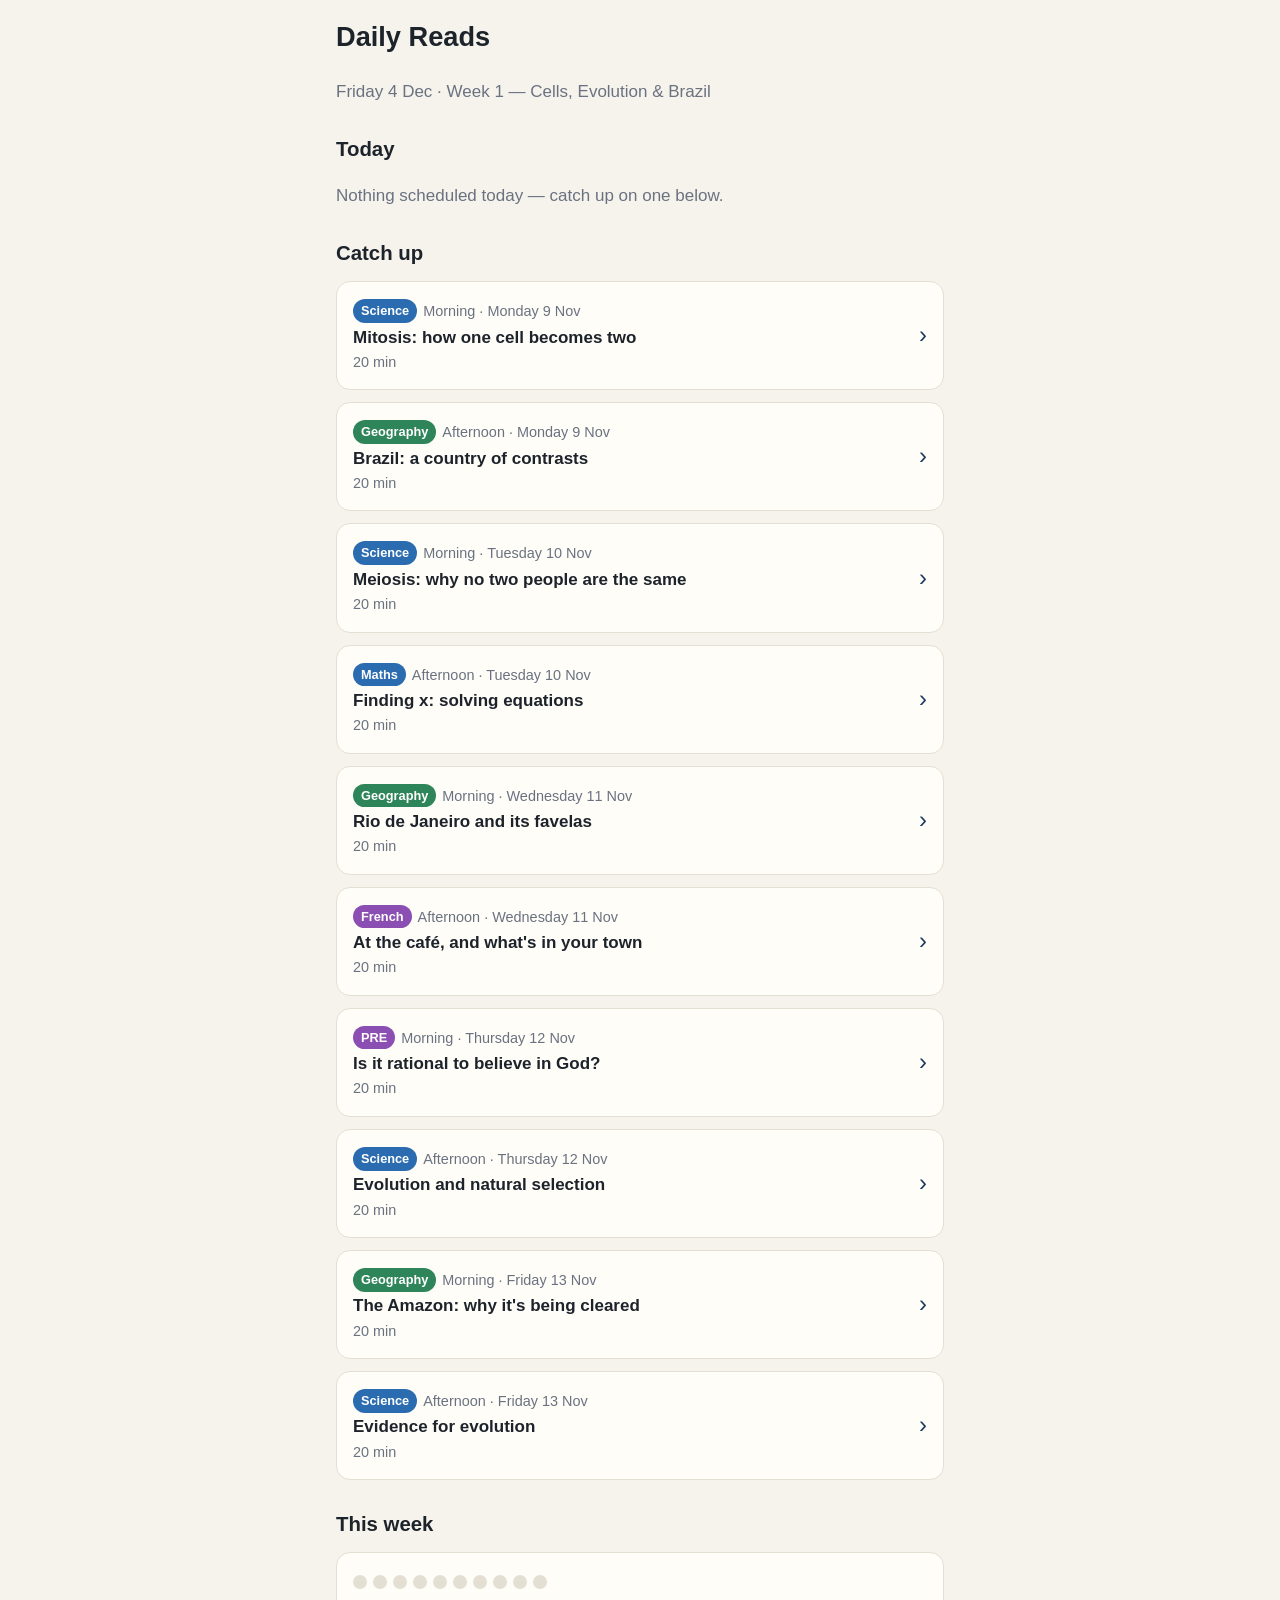
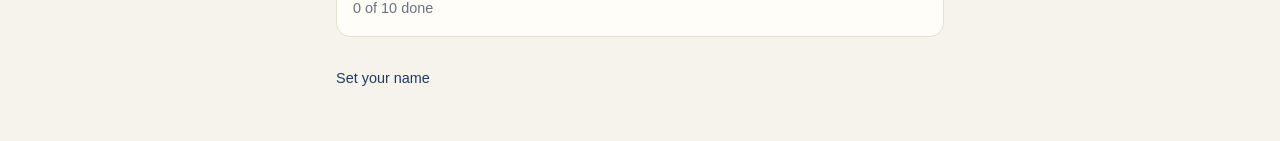
<file: index.html>
<!doctype html>
<html lang="en-GB">
<head>
<meta charset="utf-8">
<meta name="viewport" content="width=device-width,initial-scale=1,viewport-fit=cover">
<title>Daily Reads</title>
<meta name="theme-color" content="#1f3a5f">
<meta name="apple-mobile-web-app-capable" content="yes">
<meta name="apple-mobile-web-app-status-bar-style" content="default">
<meta name="apple-mobile-web-app-title" content="Daily Reads">
<link rel="manifest" href="manifest.webmanifest">
<link rel="apple-touch-icon" href="icon-180.png">
<link rel="icon" href="icon-192.png">
<link rel="stylesheet" href="style.css">
</head>
<body>
<main id="app" aria-live="polite"><p class="muted pad">Loading…</p></main>
<script src="config.js"></script>
<script src="app.js"></script>
</body>
</html>
</file>
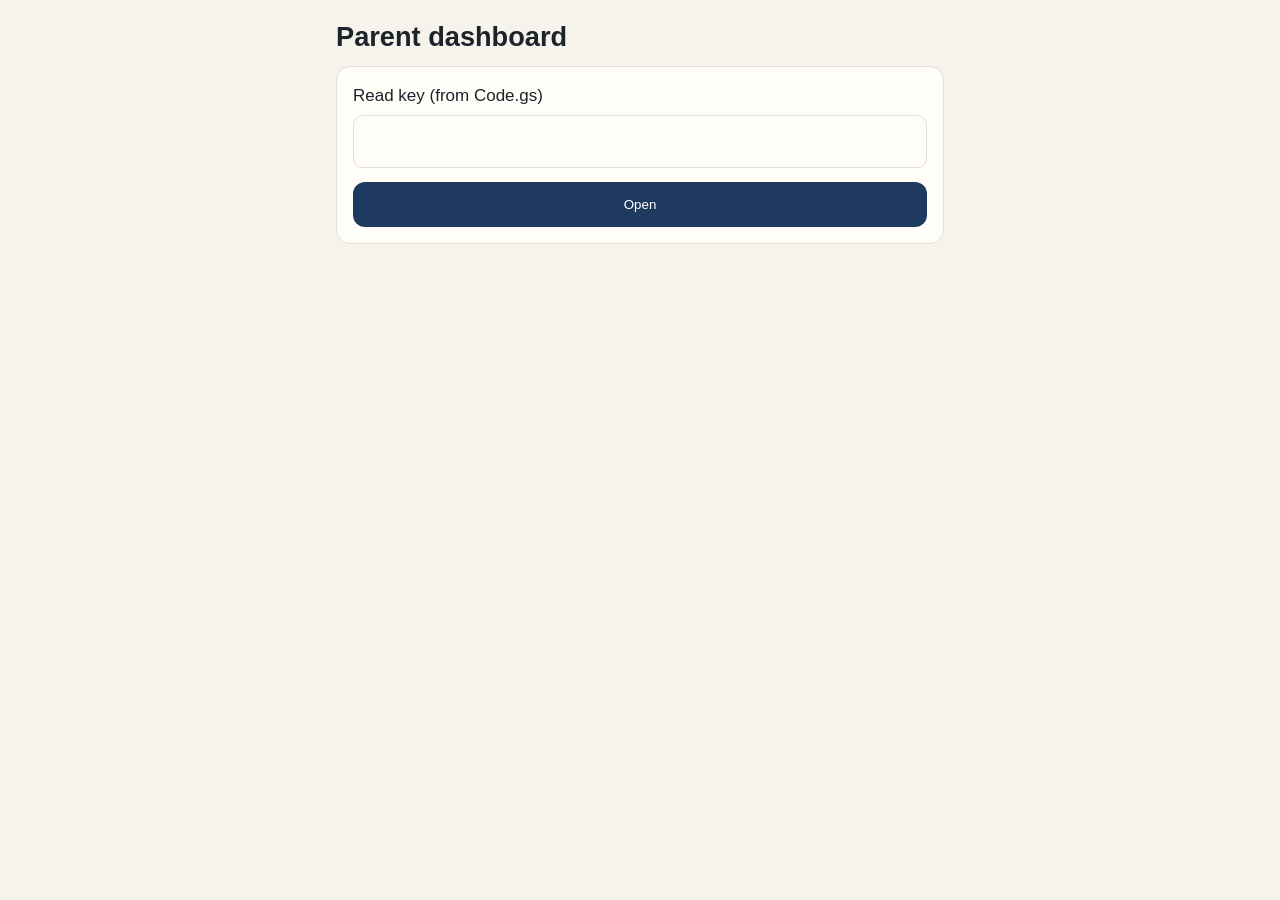
<file: parent.html>
<!doctype html>
<html lang="en-GB">
<head>
<meta charset="utf-8">
<meta name="viewport" content="width=device-width,initial-scale=1,viewport-fit=cover">
<meta name="robots" content="noindex">
<title>Daily Reads — Parent</title>
<link rel="stylesheet" href="style.css">
<style>
  table{width:100%;border-collapse:collapse;font-size:.92rem}
  th,td{text-align:left;padding:8px 6px;border-bottom:1px solid var(--line);vertical-align:top}
  th{font-size:.75rem;text-transform:uppercase;letter-spacing:.04em;color:var(--muted);font-weight:600}
  td.num,th.num{text-align:right;font-variant-numeric:tabular-nums}
  .tiles{display:grid;grid-template-columns:repeat(2,1fr);gap:10px}
  @media(min-width:560px){.tiles{grid-template-columns:repeat(4,1fr)}}
  .tile{background:var(--card);border:1px solid var(--line);border-radius:12px;padding:12px}
  .tile b{display:block;font-size:1.6rem;line-height:1.1}
  .tile span{font-size:.8rem;color:var(--muted)}
  .bar{height:8px;background:var(--line);border-radius:99px;overflow:hidden;min-width:60px}
  .bar>i{display:block;height:100%}
  .ok{color:var(--good)} .lo{color:var(--bad)} .mid{color:var(--warn)}
  .flag{font-size:.75rem;padding:1px 6px;border-radius:6px;background:var(--warn-bg);color:var(--warn);white-space:nowrap}
  .missed{color:var(--muted);font-style:italic}
  input{width:100%;font:inherit;padding:12px;border-radius:10px;border:1.5px solid var(--line);background:var(--card);color:var(--ink);margin-top:6px}
  blockquote{margin:6px 0 0;padding-left:10px;border-left:3px solid var(--line);color:var(--ink);white-space:pre-wrap}
  .scroll{overflow-x:auto}
</style>
</head>
<body>
<main id="app"><p class="muted pad">Loading…</p></main>
<script src="config.js"></script>
<script>
(function(){
  "use strict";
  const CFG = window.APP_CONFIG || {}, TARGET = CFG.TARGET_MINUTES || 20;
  const app = document.getElementById("app");
  const ls = { get(k){try{return localStorage.getItem(k)||""}catch(e){return ""}}, set(k,v){try{localStorage.setItem(k,v)}catch(e){}} };
  const esc = s => String(s==null?"":s).replace(/[&<>"']/g,c=>({"&":"&amp;","<":"&lt;",">":"&gt;",'"':"&quot;","'":"&#39;"}[c]));
  const today = (()=>{const d=new Date();return d.getFullYear()+"-"+String(d.getMonth()+1).padStart(2,"0")+"-"+String(d.getDate()).padStart(2,"0")})();
  const nice = s => { const [y,m,d]=String(s).slice(0,10).split("-").map(Number); return new Date(y,m-1,d).toLocaleDateString("en-GB",{weekday:"short",day:"numeric",month:"short"}); };
  const cls = p => p>=80?"ok":p>=60?"mid":"lo";
  const barCol = p => p>=80?"var(--good)":p>=60?"var(--warn)":"var(--bad)";

  // Allow ?key=... once, then remember it on this device.
  const qk = new URLSearchParams(location.search).get("key");
  if (qk) { ls.set("readKey", qk); history.replaceState(null,"",location.pathname); }

  function askKey(msg){
    app.innerHTML = '<h1>Parent dashboard</h1>'+(msg?'<div class="banner">'+esc(msg)+'</div>':'')+
      '<div class="card"><label>Read key (from Code.gs)<input id="k" type="password" autocomplete="off"></label>'+
      (CFG.SCRIPT_URL?'':'<label style="display:block;margin-top:10px">Apps Script URL<input id="u" placeholder="https://script.google.com/macros/s/…/exec"></label>')+
      '<button class="btn" id="go">Open</button></div>';
    document.getElementById("go").onclick=()=>{ ls.set("readKey",document.getElementById("k").value.trim()); const u=document.getElementById("u"); if(u) ls.set("scriptUrl",u.value.trim()); load(); };
  }

  async function load(){
    const url = CFG.SCRIPT_URL || ls.get("scriptUrl"), key = ls.get("readKey");
    if (!url || !key) return askKey();
    app.innerHTML = '<p class="muted pad">Fetching results…</p>';
    let data, pack=null;
    try {
      const r = await fetch(url+"?key="+encodeURIComponent(key));
      data = await r.json();
    } catch(e){ return askKey("Couldn't reach the Google Sheet — check the URL and your connection."); }
    if (!data.ok) return askKey("That key wasn't accepted.");
    try { const r = await fetch("content/week.json",{cache:"no-store"}); if(r.ok) pack = await r.json(); } catch(e){}
    render(data, pack);
  }

  function render(data, pack){
    const sessions = data.sessions||[], answers = data.answers||[];
    const byId = {}; sessions.forEach(s=>byId[s.sessionId]=s);
    const planned = []; if (pack) (pack.days||[]).forEach(d=>(d.sessions||[]).forEach(s=>planned.push(Object.assign({date:d.date},s))));
    const wk = planned.map(p=>byId[p.id]).filter(Boolean);
    const due = planned.filter(p=>p.date<=today);
    const avgPct = wk.length? Math.round(wk.reduce((a,s)=>a+Number(s.pct||0),0)/wk.length):null;
    const avgMin = wk.length? Math.round(wk.reduce((a,s)=>a+Number(s.activeMin||0),0)/wk.length):null;
    const totMin = Math.round(wk.reduce((a,s)=>a+Number(s.activeMin||0),0));

    let h = '<div class="topbar"><h1>Daily Reads</h1><button class="link" id="refresh">Refresh</button></div>';
    h += '<p class="muted">'+(pack?esc(pack.title||"This week")+' · week of '+esc(nice(pack.week||planned[0]?.date||today)):"No content pack found")+'</p>';
    h += '<div class="tiles">'+
      tile(wk.length+"/"+due.length, "sessions done (so far)")+
      tile(avgPct==null?"–":avgPct+"%", "average score")+
      tile(avgMin==null?"–":avgMin+" min", "average per session (target "+TARGET+")")+
      tile(totMin+" min", "total this week")+'</div>';

    // This week's schedule
    if (planned.length){
      h += '<h2>This week</h2><div class="card scroll"><table><tr><th>Day</th><th>Topic</th><th class="num">Score</th><th class="num">Min</th></tr>';
      planned.forEach(p=>{
        const s = byId[p.id];
        if (s) h += '<tr><td>'+esc(nice(p.date))+'<div class="small muted">'+esc(p.slot||"")+'</div></td><td><span class="pill '+esc(p.subject)+'">'+esc(p.subject)+'</span>'+esc(p.topic)+
          (Number(s.awayCount)>3?' <span class="flag">left app '+esc(s.awayCount)+'×</span>':'')+'</td><td class="num '+cls(s.pct)+'">'+esc(s.score)+'/'+esc(s.total)+'</td><td class="num">'+
          esc(Math.round(s.activeMin))+(Number(s.activeMin)<TARGET?' <span class="flag">short</span>':'')+'</td></tr>';
        else h += '<tr><td>'+esc(nice(p.date))+'<div class="small muted">'+esc(p.slot||"")+'</div></td><td><span class="pill '+esc(p.subject)+'">'+esc(p.subject)+'</span>'+esc(p.topic)+'</td><td class="num missed" colspan="2">'+(p.date<today?"not done":p.date===today?"today":"upcoming")+'</td></tr>';
      });
      h += '</table></div>';
    }

    // Weak spots: by tag, last 28 days
    const cutoff = new Date(Date.now()-28*864e5).toISOString().slice(0,10);
    const tags = {};
    answers.filter(a=>String(a.date).slice(0,10)>=cutoff && a.tag).forEach(a=>{
      const k=a.subject+"|"+a.tag; tags[k]=tags[k]||{subject:a.subject,tag:a.tag,n:0,ok:0}; tags[k].n++; if(a.ok===true||a.ok==="TRUE") tags[k].ok++; });
    const tagList = Object.values(tags).filter(t=>t.n>=2).map(t=>Object.assign(t,{pct:Math.round(100*t.ok/t.n)})).sort((a,b)=>a.pct-b.pct);
    if (tagList.length){
      h += '<h2>Strong and weak spots <span class="small muted">(last 4 weeks)</span></h2><div class="card"><table>';
      tagList.forEach(t=>h+='<tr><td><span class="pill '+esc(t.subject)+'">'+esc(t.subject)+'</span>'+esc(t.tag)+'</td><td style="width:35%"><div class="bar"><i style="width:'+t.pct+'%;background:'+barCol(t.pct)+'"></i></div></td><td class="num '+cls(t.pct)+'">'+t.ok+'/'+t.n+'</td></tr>');
      h += '</table></div>';
    }

    // Subject trend by week
    const subj = {};
    sessions.forEach(s=>{ const k=s.subject; subj[k]=subj[k]||{}; const w=s.week||String(s.date).slice(0,10); subj[k][w]=subj[k][w]||[]; subj[k][w].push(Number(s.pct||0)); });
    if (Object.keys(subj).length){
      h += '<h2>By subject, week by week</h2><div class="card scroll"><table><tr><th>Subject</th><th>Weekly average</th></tr>';
      Object.keys(subj).sort().forEach(k=>{ const ws=Object.keys(subj[k]).sort().slice(-8);
        h+='<tr><td><span class="pill '+esc(k)+'">'+esc(k)+'</span></td><td>'+ws.map(w=>{const v=subj[k][w];const p=Math.round(v.reduce((a,b)=>a+b,0)/v.length);return '<span class="'+cls(p)+'" title="'+esc(w)+'">'+p+'%</span>';}).join(" → ")+'</td></tr>'; });
      h += '</table></div>';
    }

    // Reflections
    const refl = wk.filter(s=>String(s.reflection||"").trim());
    if (refl.length){
      h += '<h2>In her own words</h2>'+refl.map(s=>'<div class="card"><div class="small muted">'+esc(nice(s.date))+' · '+esc(s.topic)+'</div><blockquote>'+esc(s.reflection)+'</blockquote></div>').join("");
    }

    h += '<h2>Weekend planning</h2><div class="card"><p style="margin-top:0">Copies a compact summary you can paste into Claude when you plan next week.</p><button class="btn" id="copy">Copy summary for Claude</button></div>';
    h += '<p class="small muted"><button class="link" id="forget">Forget key on this device</button></p>';
    app.innerHTML = h;

    document.getElementById("refresh").onclick = load;
    document.getElementById("forget").onclick = ()=>{ ls.set("readKey",""); askKey(); };
    document.getElementById("copy").onclick = async (e)=>{
      const missed = planned.filter(p=>p.date<today && !byId[p.id]).map(p=>p.id);
      const wrong = answers.filter(a=>planned.some(p=>p.id===a.sessionId) && !(a.ok===true||a.ok==="TRUE")).map(a=>({s:a.sessionId,tag:a.tag,q:a.question,chose:a.chosen,correct:a.correct}));
      const txt = "Daily Reads summary — "+(pack&&pack.week||"")+"\n"+JSON.stringify({
        sessions: wk.map(s=>({id:s.sessionId,subject:s.subject,topic:s.topic,score:s.score+"/"+s.total,min:s.activeMin,away:s.awayCount,reflection:s.reflection})),
        missed, weakTags: tagList.filter(t=>t.pct<70).map(t=>t.subject+": "+t.tag+" "+t.ok+"/"+t.n), wrongAnswers: wrong }, null, 1);
      try { await navigator.clipboard.writeText(txt); e.target.textContent="Copied ✓"; } catch(err){ prompt("Copy this:", txt); }
    };
  }
  function tile(b,s){ return '<div class="tile"><b>'+esc(b)+'</b><span>'+esc(s)+'</span></div>'; }
  load();
})();
</script>
</body>
</html>
</file>
<file: style.css>
:root{
  --bg:#f6f3ec; --card:#fffdf8; --ink:#1d232b; --muted:#6a7280; --line:#e4dfd3;
  --accent:#1f3a5f; --accent-ink:#fff; --good:#1f7a4d; --good-bg:#e4f3ea;
  --bad:#b23a2e; --bad-bg:#fbe7e4; --warn:#9a6a00; --warn-bg:#fbf1d6;
  --sci:#2b6cb0; --geo:#2f855a; --hum:#8b4fb3; --other:#6a7280;
  --radius:14px;
}
@media (prefers-color-scheme: dark){
  :root{
    --bg:#14181d; --card:#1c222a; --ink:#e8e6e1; --muted:#9aa3ad; --line:#2c343e;
    --accent:#8fb3e0; --accent-ink:#0e1620; --good:#6fd19c; --good-bg:#16352a;
    --bad:#f08a7e; --bad-bg:#3a1f1c; --warn:#e8c065; --warn-bg:#3a2f15;
    --sci:#7fb2ec; --geo:#79c79b; --hum:#c49ae0;
  }
}
*{box-sizing:border-box}
html,body{margin:0;background:var(--bg);color:var(--ink);
  font:17px/1.55 -apple-system,BlinkMacSystemFont,"Segoe UI",Roboto,sans-serif;-webkit-text-size-adjust:100%}
main{max-width:640px;margin:0 auto;padding:calc(env(safe-area-inset-top) + 16px) 16px calc(env(safe-area-inset-bottom) + 32px)}
h1{font-size:1.6rem;line-height:1.2;margin:.2em 0 .3em}
h2{font-size:1.2rem;margin:1.4em 0 .5em}
h3{font-size:1.05rem;margin:1.2em 0 .3em}
.muted{color:var(--muted)} .pad{padding:24px 0} .small{font-size:.85rem}
.card{background:var(--card);border:1px solid var(--line);border-radius:var(--radius);padding:16px;margin:12px 0}
.session-card{display:flex;gap:12px;align-items:center;width:100%;text-align:left;font:inherit;color:inherit;cursor:pointer}
.session-card .meta{flex:1}
.session-card .title{font-weight:600}
.pill{display:inline-block;font-size:.75rem;font-weight:600;padding:2px 8px;border-radius:99px;color:#fff;background:var(--other);margin-right:6px;vertical-align:1px}
.pill.Science{background:var(--sci)} .pill.Geography{background:var(--geo)} .pill.History,.pill.French,.pill.Spanish,.pill.RE,.pill.PRE,.pill.English{background:var(--hum)} .pill.Maths{background:var(--sci)}
@media (prefers-color-scheme: dark){.pill{color:#0e1620}}
.tick{font-size:1.4rem;color:var(--good)} .go{font-size:1.4rem;color:var(--accent)}
.btn{display:block;width:100%;border:0;border-radius:12px;padding:15px 18px;font:600 1.05rem/1.2 inherit;font-family:inherit;
  background:var(--accent);color:var(--accent-ink);cursor:pointer;margin-top:14px}
.btn.secondary{background:transparent;color:var(--accent);border:1.5px solid var(--accent)}
.btn:disabled{opacity:.45;cursor:default}
.topbar{display:flex;justify-content:space-between;align-items:center;gap:8px;margin-bottom:8px}
.link{background:none;border:0;color:var(--accent);font:inherit;padding:6px 0;cursor:pointer}
.progress{height:6px;background:var(--line);border-radius:99px;overflow:hidden;margin:6px 0 14px}
.progress>i{display:block;height:100%;background:var(--accent);transition:width .3s}
.reading{font-family:Charter,"Iowan Old Style",Georgia,serif;font-size:1.12rem;line-height:1.7}
.reading p{margin:0 0 1em}
.keywords dt{font-weight:700;margin-top:8px} .keywords dd{margin:0 0 4px}
.q{font-weight:600;font-size:1.1rem;margin:4px 0 12px}
.opt{display:block;width:100%;text-align:left;font:inherit;color:inherit;background:var(--card);border:1.5px solid var(--line);
  border-radius:12px;padding:13px 14px;margin:8px 0;cursor:pointer}
.opt.right{border-color:var(--good);background:var(--good-bg)}
.opt.wrong{border-color:var(--bad);background:var(--bad-bg)}
.opt:disabled{cursor:default}
.explain{border-left:4px solid var(--accent);padding:10px 14px;background:var(--card);border-radius:0 10px 10px 0;margin-top:12px}
.explain.ok{border-color:var(--good)} .explain.no{border-color:var(--bad)}
textarea{width:100%;min-height:120px;font:inherit;padding:12px;border-radius:12px;border:1.5px solid var(--line);background:var(--card);color:var(--ink)}
.score{font-size:3rem;font-weight:800;line-height:1;margin:8px 0}
.banner{padding:10px 14px;border-radius:12px;background:var(--warn-bg);color:var(--warn);font-size:.9rem;margin:10px 0}
.dots{display:flex;gap:6px;flex-wrap:wrap;margin-top:6px}
.dots span{width:14px;height:14px;border-radius:50%;background:var(--line)}
.dots span.done{background:var(--good)}
.timer{font-variant-numeric:tabular-nums;color:var(--muted);font-size:.9rem}
</file>
